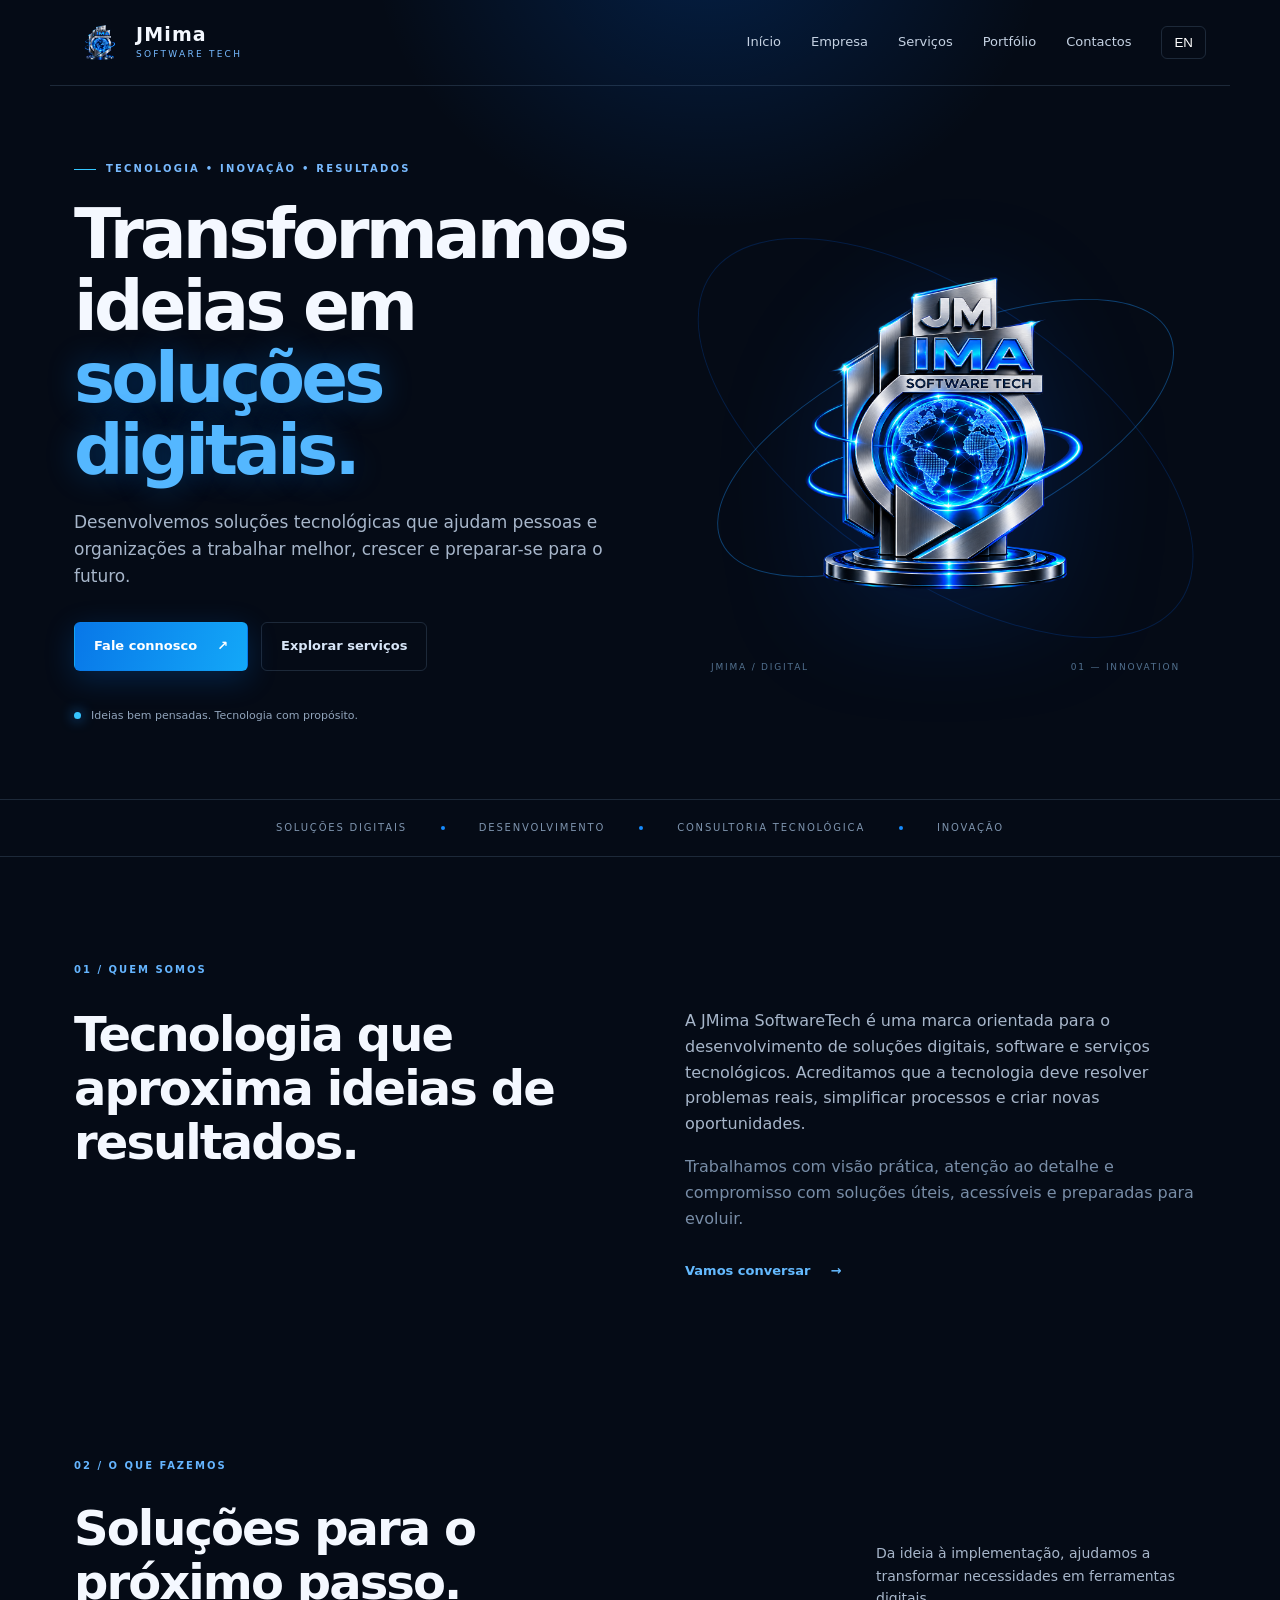
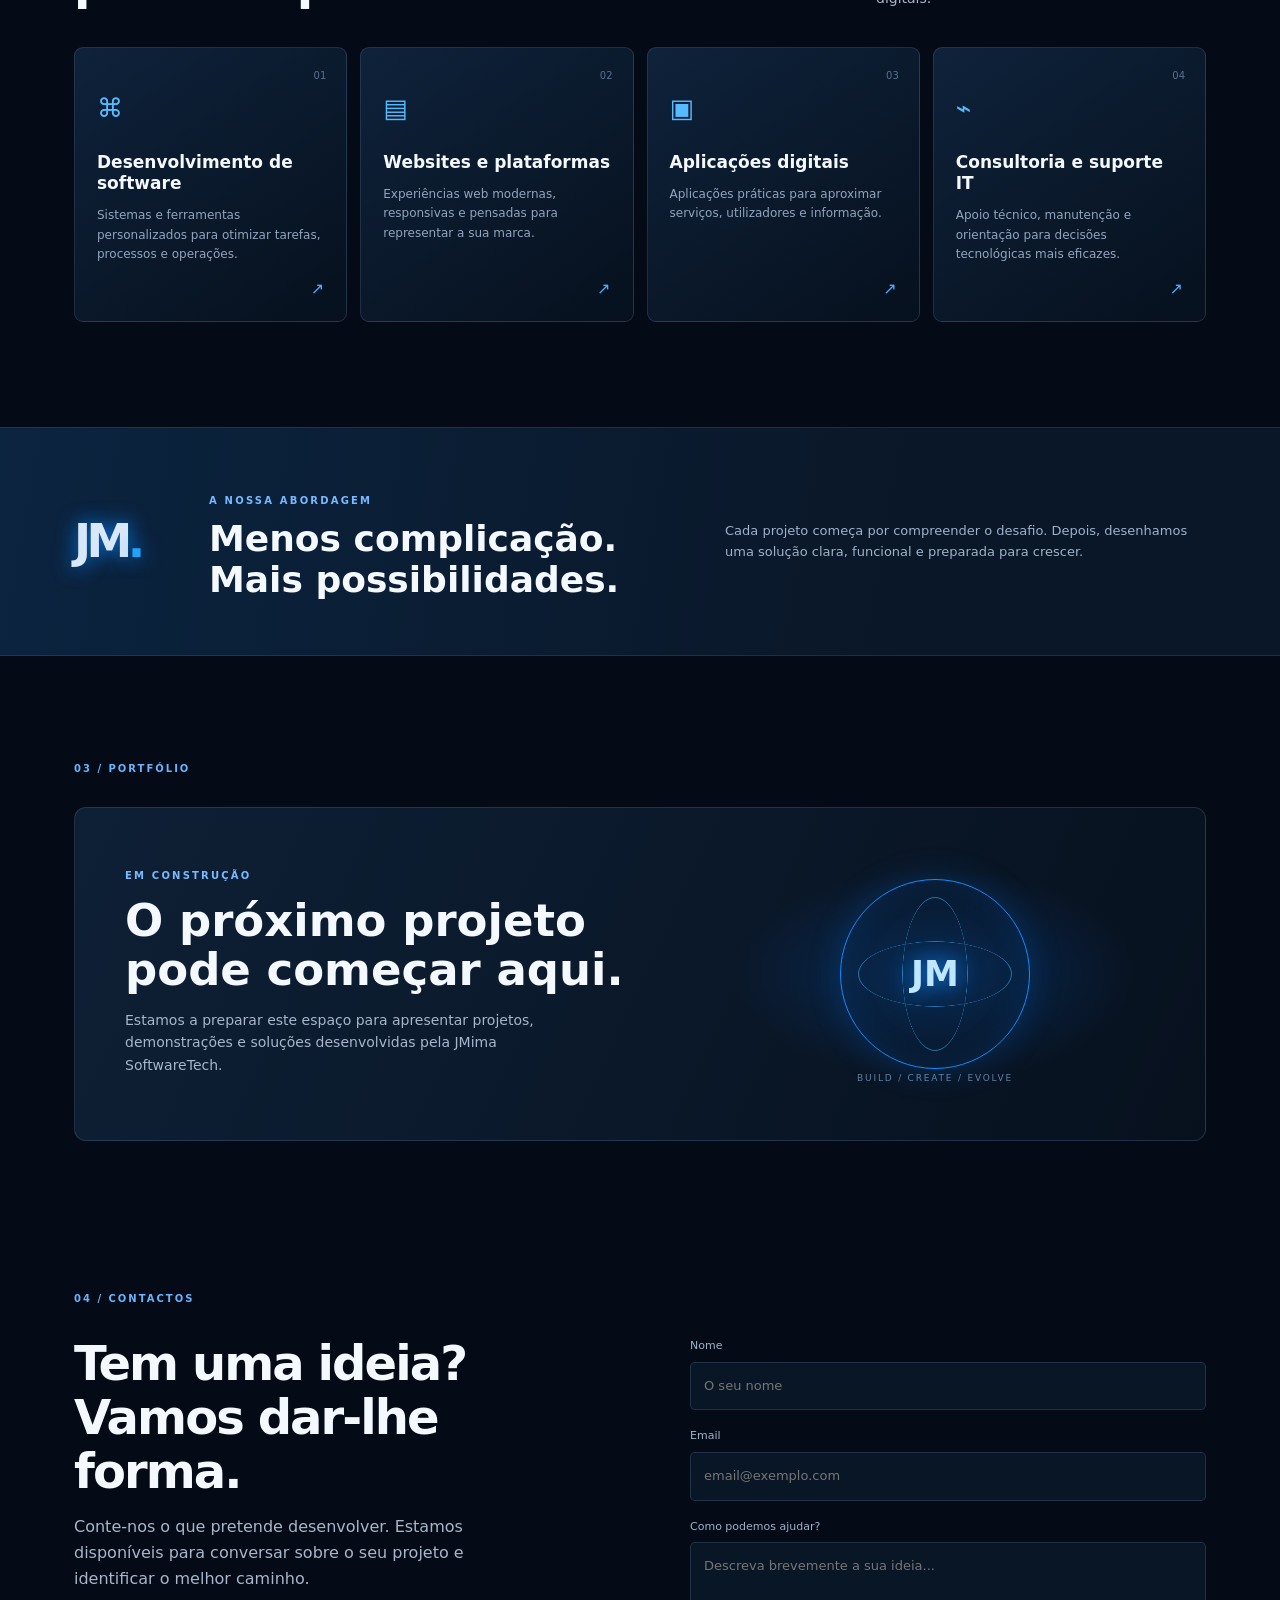
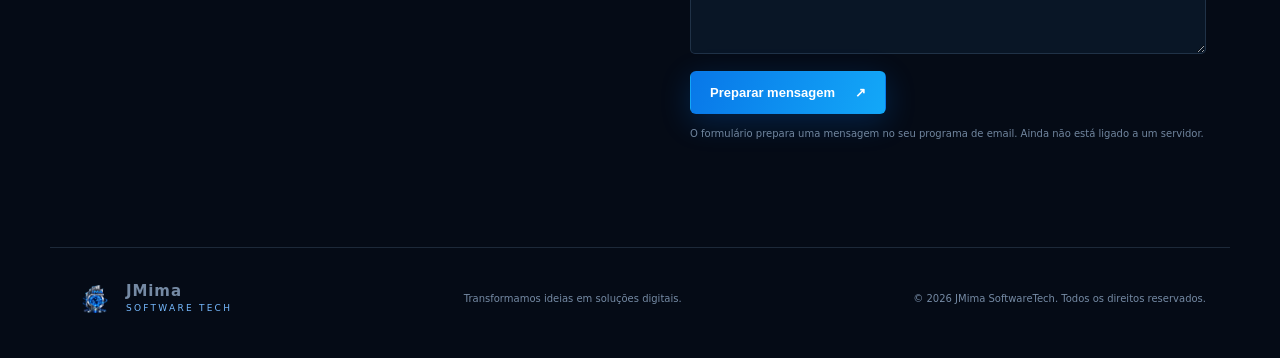
<file: jmima-softwaretech/index.html>
<!doctype html>
<html lang="pt">
<head>
  <meta charset="utf-8">
  <meta name="viewport" content="width=device-width, initial-scale=1">
  <meta name="theme-color" content="#050b16">
  <meta name="description" content="JMima SoftwareTech — Transformamos ideias em soluções digitais. Desenvolvimento de software, websites, aplicações e soluções tecnológicas.">
  <title>JMima SoftwareTech | Transformamos ideias em soluções digitais</title>
  <link rel="icon" type="image/png" href="assets/jmima-logo.png">
  <link rel="stylesheet" href="styles.css">
</head>
<body>
  <div class="top-glow"></div>
  <header class="site-header">
    <a class="brand" href="#inicio" aria-label="JMima SoftwareTech - início">
      <img src="assets/jmima-logo.png" alt="Logótipo JMima SoftwareTech">
      <span><strong>JMima</strong><small>SOFTWARE TECH</small></span>
    </a>
    <button class="menu-toggle" id="menuToggle" aria-label="Abrir menu" aria-expanded="false">☰</button>
    <nav id="mainNav">
      <a href="#inicio" data-pt="Início" data-en="Home">Início</a>
      <a href="#empresa" data-pt="Empresa" data-en="Company">Empresa</a>
      <a href="#servicos" data-pt="Serviços" data-en="Services">Serviços</a>
      <a href="#portfolio" data-pt="Portfólio" data-en="Portfolio">Portfólio</a>
      <a href="#contactos" data-pt="Contactos" data-en="Contact">Contactos</a>
      <button class="lang-btn" id="langToggle" type="button">EN</button>
    </nav>
  </header>

  <main>
    <section class="hero section" id="inicio">
      <div class="hero-copy">
        <p class="eyebrow"><span></span><span data-pt="TECNOLOGIA • INOVAÇÃO • RESULTADOS" data-en="TECHNOLOGY • INNOVATION • RESULTS">TECNOLOGIA • INOVAÇÃO • RESULTADOS</span></p>
        <h1 data-pt="Transformamos ideias em <em>soluções digitais.</em>" data-en="We transform ideas into <em>digital solutions.</em>">Transformamos ideias em <em>soluções digitais.</em></h1>
        <p class="lead" data-pt="Desenvolvemos soluções tecnológicas que ajudam pessoas e organizações a trabalhar melhor, crescer e preparar-se para o futuro." data-en="We build technology solutions that help people and organizations work smarter, grow and prepare for the future.">Desenvolvemos soluções tecnológicas que ajudam pessoas e organizações a trabalhar melhor, crescer e preparar-se para o futuro.</p>
        <div class="hero-actions">
          <a class="btn btn-primary" href="#contactos" data-pt="Fale connosco" data-en="Talk to us">Fale connosco <span>↗</span></a>
          <a class="btn btn-ghost" href="#servicos" data-pt="Explorar serviços" data-en="Explore services">Explorar serviços</a>
        </div>
        <div class="hero-note"><span class="pulse"></span><span data-pt="Ideias bem pensadas. Tecnologia com propósito." data-en="Thoughtful ideas. Technology with purpose.">Ideias bem pensadas. Tecnologia com propósito.</span></div>
      </div>
      <div class="hero-art">
        <div class="orbit orbit-one"></div><div class="orbit orbit-two"></div>
        <div class="logo-frame"><img src="assets/jmima-logo.png" alt="Emblema digital JMima SoftwareTech"></div>
        <div class="art-caption"><span>JMIMA / DIGITAL</span><span>01 — INNOVATION</span></div>
      </div>
    </section>

    <section class="trust-strip">
      <span data-pt="SOLUÇÕES DIGITAIS" data-en="DIGITAL SOLUTIONS">SOLUÇÕES DIGITAIS</span><i></i>
      <span data-pt="DESENVOLVIMENTO" data-en="DEVELOPMENT">DESENVOLVIMENTO</span><i></i>
      <span data-pt="CONSULTORIA TECNOLÓGICA" data-en="TECH CONSULTING">CONSULTORIA TECNOLÓGICA</span><i></i>
      <span data-pt="INOVAÇÃO" data-en="INNOVATION">INOVAÇÃO</span>
    </section>

    <section class="section intro" id="empresa">
      <div class="section-kicker">01 / <span data-pt="QUEM SOMOS" data-en="WHO WE ARE">QUEM SOMOS</span></div>
      <div class="intro-grid">
        <h2 data-pt="Tecnologia que aproxima ideias de resultados." data-en="Technology that brings ideas closer to results.">Tecnologia que aproxima ideias de resultados.</h2>
        <div>
          <p data-pt="A JMima SoftwareTech é uma marca orientada para o desenvolvimento de soluções digitais, software e serviços tecnológicos. Acreditamos que a tecnologia deve resolver problemas reais, simplificar processos e criar novas oportunidades." data-en="JMima SoftwareTech is a brand focused on digital solutions, software development and technology services. We believe technology should solve real problems, simplify processes and create new opportunities.">A JMima SoftwareTech é uma marca orientada para o desenvolvimento de soluções digitais, software e serviços tecnológicos. Acreditamos que a tecnologia deve resolver problemas reais, simplificar processos e criar novas oportunidades.</p>
          <p class="muted" data-pt="Trabalhamos com visão prática, atenção ao detalhe e compromisso com soluções úteis, acessíveis e preparadas para evoluir." data-en="We work with a practical vision, attention to detail and a commitment to useful, accessible solutions built to evolve.">Trabalhamos com visão prática, atenção ao detalhe e compromisso com soluções úteis, acessíveis e preparadas para evoluir.</p>
          <a class="text-link" href="#contactos" data-pt="Vamos conversar" data-en="Let's talk">Vamos conversar <span>→</span></a>
        </div>
      </div>
    </section>

    <section class="section services" id="servicos">
      <div class="section-kicker">02 / <span data-pt="O QUE FAZEMOS" data-en="WHAT WE DO">O QUE FAZEMOS</span></div>
      <div class="section-heading">
        <h2 data-pt="Soluções para o próximo passo." data-en="Solutions for your next step.">Soluções para o próximo passo.</h2>
        <p data-pt="Da ideia à implementação, ajudamos a transformar necessidades em ferramentas digitais." data-en="From idea to implementation, we help turn needs into digital tools.">Da ideia à implementação, ajudamos a transformar necessidades em ferramentas digitais.</p>
      </div>
      <div class="service-grid">
        <article class="service-card"><span class="card-no">01</span><div class="service-icon">⌘</div><h3 data-pt="Desenvolvimento de software" data-en="Software development">Desenvolvimento de software</h3><p data-pt="Sistemas e ferramentas personalizados para otimizar tarefas, processos e operações." data-en="Custom systems and tools to optimize tasks, processes and operations.">Sistemas e ferramentas personalizados para otimizar tarefas, processos e operações.</p><span class="card-arrow">↗</span></article>
        <article class="service-card"><span class="card-no">02</span><div class="service-icon">▤</div><h3 data-pt="Websites e plataformas" data-en="Websites and platforms">Websites e plataformas</h3><p data-pt="Experiências web modernas, responsivas e pensadas para representar a sua marca." data-en="Modern, responsive web experiences designed to represent your brand.">Experiências web modernas, responsivas e pensadas para representar a sua marca.</p><span class="card-arrow">↗</span></article>
        <article class="service-card"><span class="card-no">03</span><div class="service-icon">▣</div><h3 data-pt="Aplicações digitais" data-en="Digital applications">Aplicações digitais</h3><p data-pt="Aplicações práticas para aproximar serviços, utilizadores e informação." data-en="Practical applications that connect services, users and information.">Aplicações práticas para aproximar serviços, utilizadores e informação.</p><span class="card-arrow">↗</span></article>
        <article class="service-card"><span class="card-no">04</span><div class="service-icon">⌁</div><h3 data-pt="Consultoria e suporte IT" data-en="IT consulting and support">Consultoria e suporte IT</h3><p data-pt="Apoio técnico, manutenção e orientação para decisões tecnológicas mais eficazes." data-en="Technical assistance, maintenance and guidance for better technology decisions.">Apoio técnico, manutenção e orientação para decisões tecnológicas mais eficazes.</p><span class="card-arrow">↗</span></article>
      </div>
    </section>

    <section class="feature-band">
      <div class="feature-mark">JM<span>.</span></div>
      <div><p class="eyebrow" data-pt="A NOSSA ABORDAGEM" data-en="OUR APPROACH">A NOSSA ABORDAGEM</p><h2 data-pt="Menos complicação. Mais possibilidades." data-en="Less complexity. More possibilities.">Menos complicação. Mais possibilidades.</h2></div>
      <p data-pt="Cada projeto começa por compreender o desafio. Depois, desenhamos uma solução clara, funcional e preparada para crescer." data-en="Every project starts by understanding the challenge. Then we design a clear, functional solution built to grow.">Cada projeto começa por compreender o desafio. Depois, desenhamos uma solução clara, funcional e preparada para crescer.</p>
    </section>

    <section class="section portfolio" id="portfolio">
      <div class="section-kicker">03 / <span data-pt="PORTFÓLIO" data-en="PORTFOLIO">PORTFÓLIO</span></div>
      <div class="portfolio-panel">
        <div><p class="eyebrow" data-pt="EM CONSTRUÇÃO" data-en="COMING INTO FOCUS">EM CONSTRUÇÃO</p><h2 data-pt="O próximo projeto pode começar aqui." data-en="The next project could start here.">O próximo projeto pode começar aqui.</h2><p data-pt="Estamos a preparar este espaço para apresentar projetos, demonstrações e soluções desenvolvidas pela JMima SoftwareTech." data-en="We are preparing this space to showcase projects, demos and solutions developed by JMima SoftwareTech.">Estamos a preparar este espaço para apresentar projetos, demonstrações e soluções desenvolvidas pela JMima SoftwareTech.</p></div>
        <div class="portfolio-visual"><div class="visual-ring"></div><div class="visual-core">JM</div><span>BUILD / CREATE / EVOLVE</span></div>
      </div>
    </section>

    <section class="section contact" id="contactos">
      <div class="section-kicker">04 / <span data-pt="CONTACTOS" data-en="CONTACT">CONTACTOS</span></div>
      <div class="contact-grid">
        <div><h2 data-pt="Tem uma ideia? Vamos dar-lhe forma." data-en="Have an idea? Let's shape it.">Tem uma ideia? Vamos dar-lhe forma.</h2><p data-pt="Conte-nos o que pretende desenvolver. Estamos disponíveis para conversar sobre o seu projeto e identificar o melhor caminho." data-en="Tell us what you want to build. We are ready to discuss your project and identify the best way forward.">Conte-nos o que pretende desenvolver. Estamos disponíveis para conversar sobre o seu projeto e identificar o melhor caminho.</p></div>
        <form id="contactForm">
          <label><span data-pt="Nome" data-en="Name">Nome</span><input name="name" required placeholder="O seu nome"></label>
          <label><span data-pt="Email" data-en="Email">Email</span><input type="email" name="email" required placeholder="email@exemplo.com"></label>
          <label><span data-pt="Como podemos ajudar?" data-en="How can we help?">Como podemos ajudar?</span><textarea name="message" rows="4" required placeholder="Descreva brevemente a sua ideia..."></textarea></label>
          <button class="btn btn-primary" type="submit"><span data-pt="Preparar mensagem" data-en="Prepare message">Preparar mensagem</span> <span>↗</span></button>
          <p class="form-note" id="formNote" aria-live="polite" data-pt="O formulário prepara uma mensagem no seu programa de email. Ainda não está ligado a um servidor." data-en="This form prepares a message in your email application. It is not connected to a server yet.">O formulário prepara uma mensagem no seu programa de email. Ainda não está ligado a um servidor.</p>
        </form>
      </div>
    </section>
  </main>

  <footer class="footer">
    <a class="brand footer-brand" href="#inicio"><img src="assets/jmima-logo.png" alt=""><span><strong>JMima</strong><small>SOFTWARE TECH</small></span></a>
    <p data-pt="Transformamos ideias em soluções digitais." data-en="We transform ideas into digital solutions.">Transformamos ideias em soluções digitais.</p>
    <span>© <span id="year"></span> JMima SoftwareTech. <span data-pt="Todos os direitos reservados." data-en="All rights reserved.">Todos os direitos reservados.</span></span>
  </footer>
  <script src="script.js"></script>
</body>
</html>
</file>
<file: jmima-softwaretech/styles.css>
:root{--bg:#050b16;--panel:#0b1627;--panel2:#0e1e33;--text:#f4f8ff;--muted:#a7b6ca;--blue:#168cff;--cyan:#35c7ff;--line:rgba(150,190,230,.17);--max:1180px}
*{box-sizing:border-box}html{scroll-behavior:smooth}body{margin:0;background:var(--bg);color:var(--text);font-family:Inter,ui-sans-serif,system-ui,-apple-system,"Segoe UI",sans-serif;line-height:1.6;overflow-x:hidden}a{color:inherit;text-decoration:none}.top-glow{position:absolute;top:-360px;left:28%;width:700px;height:600px;background:radial-gradient(ellipse,rgba(0,112,255,.2),transparent 68%);pointer-events:none}.site-header{height:86px;max-width:var(--max);padding:0 24px;margin:auto;display:flex;align-items:center;justify-content:space-between;position:relative;z-index:5;border-bottom:1px solid var(--line)}.brand{display:flex;align-items:center;gap:10px}.brand img{width:52px;height:52px;object-fit:contain;border-radius:0;border:0;background:transparent;flex:0 0 auto}.brand span{display:grid;line-height:1.05}.brand strong{font-size:19px;letter-spacing:.06em}.brand small{font-size:9px;letter-spacing:.25em;color:#76baff;margin-top:5px}nav{display:flex;align-items:center;gap:30px;font-size:13px;color:#c5d2e3}nav a:hover,.text-link:hover{color:var(--cyan)}.lang-btn{border:1px solid var(--line);background:transparent;color:#fff;border-radius:6px;padding:8px 12px;cursor:pointer}.menu-toggle{display:none;background:none;border:0;color:white;font-size:25px}
.section{max-width:var(--max);margin:auto;padding:105px 24px}.hero{min-height:650px;display:grid;grid-template-columns:1.05fr .95fr;align-items:center;gap:35px;padding-top:65px;padding-bottom:75px}.eyebrow{font-size:10px;letter-spacing:.22em;color:#78baff;font-weight:700;display:flex;align-items:center;gap:10px}.eyebrow>span:first-child:empty{width:22px;height:1px;background:var(--cyan)}h1{font-size:clamp(42px,5.4vw,72px);line-height:1.04;letter-spacing:-.055em;margin:22px 0}h1 em{font-style:normal;color:#54b7ff;text-shadow:0 0 32px rgba(0,133,255,.3)}.lead{max-width:550px;color:var(--muted);font-size:17px}.hero-actions{display:flex;gap:13px;flex-wrap:wrap;margin-top:32px}.btn{display:inline-flex;align-items:center;justify-content:center;gap:20px;padding:13px 19px;border-radius:6px;font-weight:650;font-size:13px;border:1px solid transparent;cursor:pointer}.btn-primary{background:linear-gradient(110deg,#0877e8,#13a8f8);color:white;box-shadow:0 8px 30px rgba(0,124,255,.22)}.btn-primary:hover{filter:brightness(1.13)}.btn-ghost{border-color:var(--line);color:#d8e6f8}.hero-note{margin-top:36px;color:#91a4bb;font-size:11px;display:flex;align-items:center;gap:10px}.pulse{width:7px;height:7px;background:#36c5ff;border-radius:50%;box-shadow:0 0 13px #168cff}.hero-art{position:relative;min-height:480px;display:grid;place-items:center}.logo-frame{width:min(100%,470px);aspect-ratio:1;position:relative;z-index:2;filter:drop-shadow(0 20px 55px rgba(0,92,255,.18))}.logo-frame img{width:100%;height:100%;object-fit:contain;mix-blend-mode:screen}.orbit{position:absolute;border:1px solid rgba(30,151,255,.38);border-radius:50%;transform:rotate(-25deg)}.orbit-one{width:95%;height:42%}.orbit-two{width:110%;height:58%;transform:rotate(35deg);border-color:rgba(0,104,255,.2)}.art-caption{position:absolute;bottom:3px;left:5%;right:5%;display:flex;justify-content:space-between;color:#52718f;font-size:9px;letter-spacing:.2em}
.trust-strip{border-top:1px solid var(--line);border-bottom:1px solid var(--line);padding:20px 24px;display:flex;align-items:center;justify-content:center;gap:34px;flex-wrap:wrap;color:#7e94ae;font-size:10px;letter-spacing:.18em}.trust-strip i{width:4px;height:4px;background:#168cff;border-radius:50%}.section-kicker{color:#65b5ff;font-size:10px;letter-spacing:.2em;font-weight:700}.intro-grid{display:grid;grid-template-columns:1fr 1fr;gap:90px;margin-top:30px}.intro h2,.section-heading h2,.contact h2{font-size:clamp(32px,4vw,48px);line-height:1.12;letter-spacing:-.04em;margin:0}.intro-grid p{color:var(--muted);margin:0 0 18px}.muted{color:#788da7!important}.text-link{display:inline-flex;gap:20px;color:#64baff;font-size:13px;font-weight:700;margin-top:12px}.services{padding-top:70px}.section-heading{display:flex;justify-content:space-between;align-items:end;gap:40px;margin:28px 0 38px}.section-heading h2{max-width:550px}.section-heading p{max-width:330px;color:var(--muted);font-size:14px;margin:0}.service-grid{display:grid;grid-template-columns:repeat(4,1fr);gap:13px}.service-card{position:relative;min-height:275px;padding:25px 22px;background:linear-gradient(145deg,rgba(17,39,65,.85),rgba(7,17,31,.9));border:1px solid var(--line);border-radius:9px;transition:.25s}.service-card:hover{transform:translateY(-5px);border-color:rgba(50,165,255,.55);background:linear-gradient(145deg,#102b49,#081626)}.card-no{position:absolute;right:20px;top:20px;color:#57708e;font-size:10px}.service-icon{font-size:26px;color:#56baff;margin:15px 0 22px}.service-card h3{font-size:17px;line-height:1.25;margin:0 0 12px}.service-card p{color:#91a5bd;font-size:12px;margin:0;max-width:240px}.card-arrow{position:absolute;bottom:20px;right:22px;color:#4caeff}
.feature-band{padding:55px max(24px,calc((100% - 1132px)/2));background:linear-gradient(100deg,#0b2440,#0a1728 70%);border-top:1px solid rgba(42,148,255,.2);border-bottom:1px solid rgba(42,148,255,.2);display:grid;grid-template-columns:100px 1fr 1fr;gap:35px;align-items:center}.feature-mark{font-size:46px;font-weight:900;letter-spacing:-.1em;color:#d8e8f8;text-shadow:0 0 20px #087be9}.feature-mark span{color:#1da4ff}.feature-band h2{font-size:clamp(24px,3vw,36px);line-height:1.12;margin:8px 0 0}.feature-band>p{color:#9eb2ca;font-size:13px;margin:0}.portfolio{padding-bottom:75px}.portfolio-panel{margin-top:30px;padding:50px;background:linear-gradient(115deg,#0e2036,#07111e);border:1px solid var(--line);border-radius:12px;display:grid;grid-template-columns:1fr .8fr;gap:40px;align-items:center;overflow:hidden}.portfolio-panel h2{font-size:clamp(30px,4vw,45px);line-height:1.1;margin:12px 0}.portfolio-panel p:not(.eyebrow){color:var(--muted);max-width:470px;font-size:14px}.portfolio-visual{height:230px;position:relative;display:grid;place-items:center;background:radial-gradient(ellipse,rgba(0,117,255,.22),transparent 65%)}.visual-ring{width:190px;height:190px;border:1px solid #168cff;border-radius:50%;box-shadow:0 0 35px rgba(0,130,255,.2),inset 0 0 30px rgba(0,130,255,.15);position:absolute}.visual-ring:before,.visual-ring:after{content:"";position:absolute;inset:17px;border:1px solid rgba(66,184,255,.55);border-radius:50%;transform:rotateX(65deg)}.visual-ring:after{transform:rotateY(65deg)}.visual-core{font-size:35px;font-weight:900;color:#bfe6ff;text-shadow:0 0 25px #168cff}.portfolio-visual>span{position:absolute;bottom:4px;font-size:9px;letter-spacing:.2em;color:#5f83a9}
.contact{padding-top:75px}.contact-grid{display:grid;grid-template-columns:1fr 1fr;gap:100px;margin-top:30px}.contact-grid>div p{color:var(--muted);max-width:450px}.contact form{display:grid;gap:17px}.contact label{display:grid;gap:7px;color:#9db1c9;font-size:11px}.contact input,.contact textarea{width:100%;background:#091626;border:1px solid var(--line);border-radius:5px;padding:13px;color:#fff;font:inherit;font-size:13px;outline:none}.contact input:focus,.contact textarea:focus{border-color:#168cff}.contact textarea{resize:vertical}.contact form .btn{justify-self:start}.form-note{font-size:10px;color:#71869f;margin:-5px 0 0}.footer{max-width:var(--max);margin:auto;padding:30px 24px 38px;border-top:1px solid var(--line);display:flex;align-items:center;justify-content:space-between;gap:20px;color:#758aa4;font-size:10px}.footer-brand img{width:42px;height:42px}.footer-brand strong{font-size:15px}.footer>p{margin:0}
@media(max-width:850px){nav{gap:16px}.hero{grid-template-columns:1fr;min-height:auto;padding-top:75px}.hero-copy{max-width:700px}.hero-art{min-height:390px}.logo-frame{width:min(78%,400px)}.service-grid{grid-template-columns:repeat(2,1fr)}.feature-band{grid-template-columns:70px 1fr;gap:20px}.feature-band>p{grid-column:2}.contact-grid{gap:45px}.intro-grid{gap:45px}}
@media(max-width:620px){.site-header{height:72px}.brand img{width:44px;height:44px}.menu-toggle{display:block}nav{display:none;position:absolute;top:71px;left:0;right:0;background:#081526;padding:20px 24px 25px;border-bottom:1px solid var(--line);flex-direction:column;align-items:flex-start;gap:18px}nav.open{display:flex}.hero{padding-top:60px}.hero-art{min-height:320px}.logo-frame{width:min(88%,330px)}.trust-strip{gap:14px;font-size:8px}.trust-strip i{display:none}.section{padding-top:75px;padding-bottom:75px}.intro-grid,.contact-grid,.portfolio-panel{grid-template-columns:1fr;gap:28px}.section-heading{display:block}.section-heading p{margin-top:15px}.service-grid{grid-template-columns:1fr}.service-card{min-height:225px}.feature-band{padding:40px 24px;grid-template-columns:1fr;gap:14px}.feature-band>p{grid-column:auto}.feature-mark{font-size:38px}.portfolio-panel{padding:30px 24px}.portfolio-visual{height:200px}.footer{align-items:flex-start;flex-direction:column}.footer>p{order:2}}
</file>
